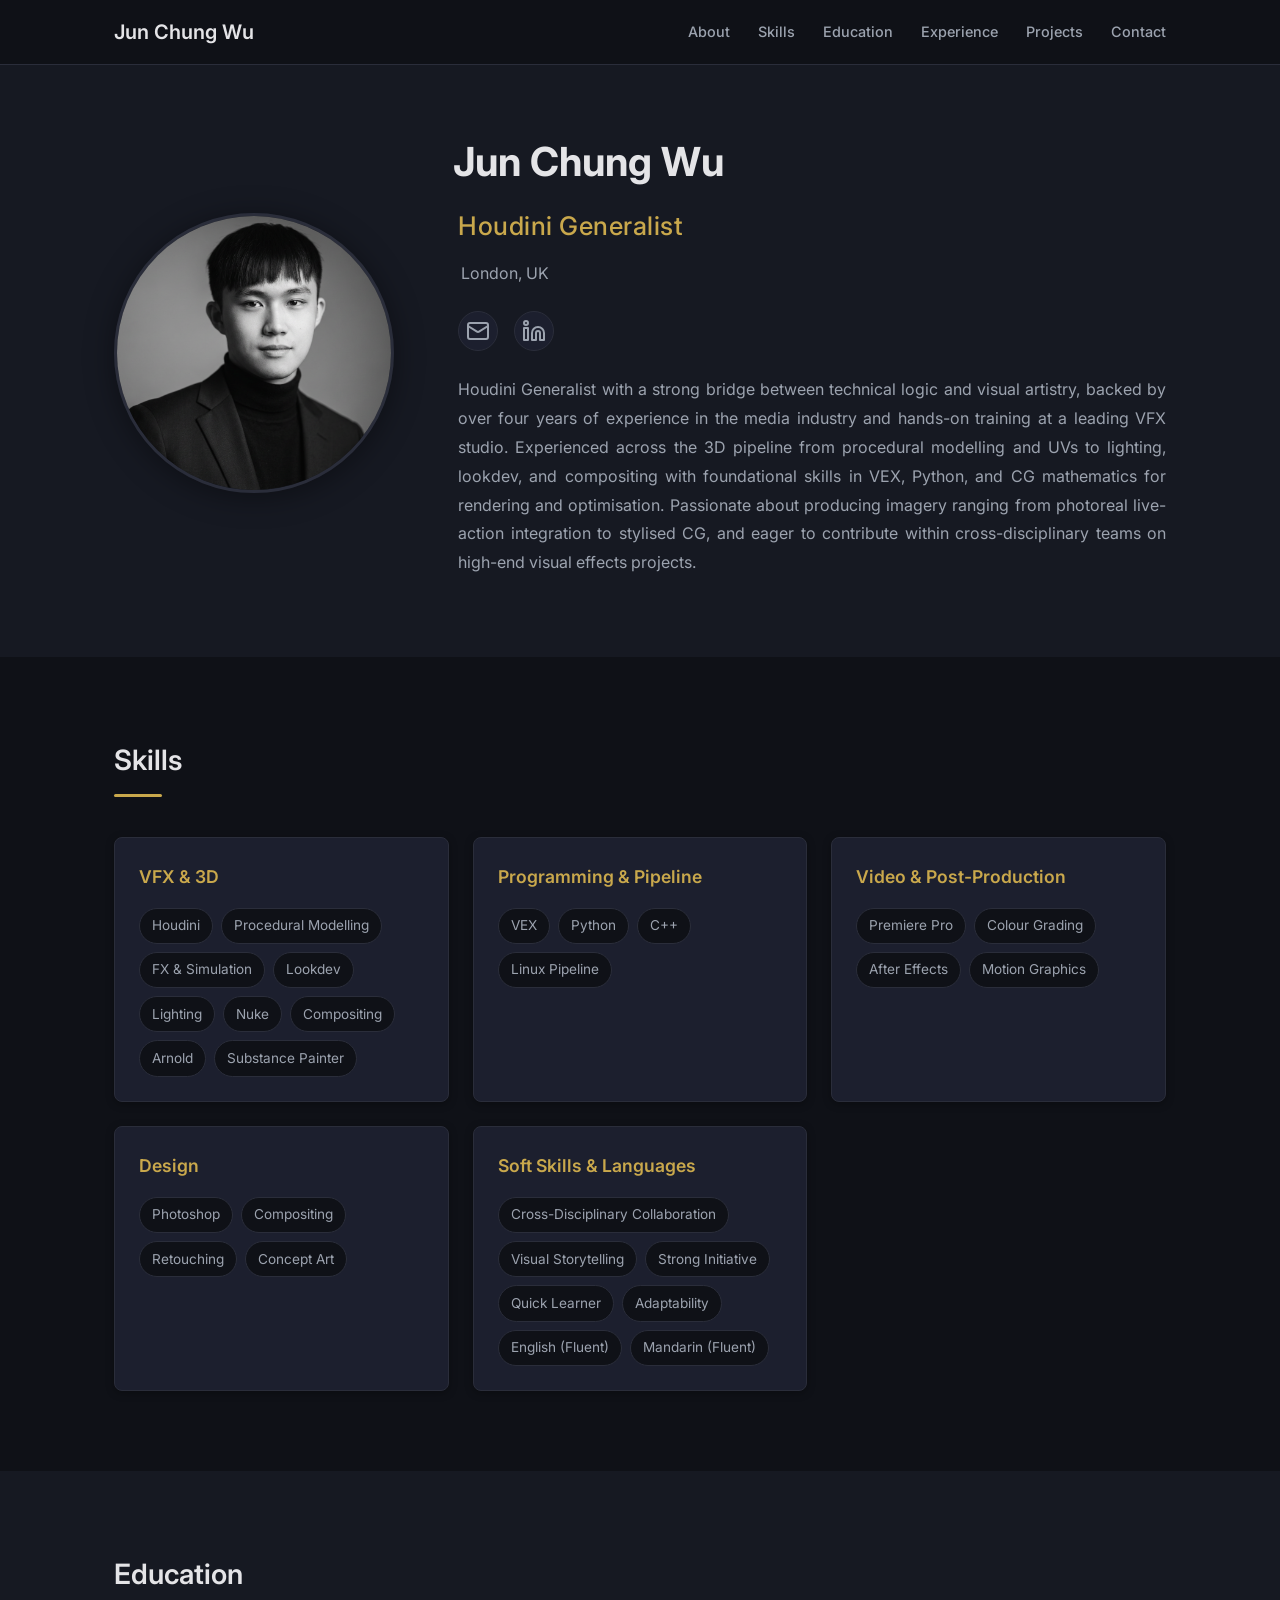
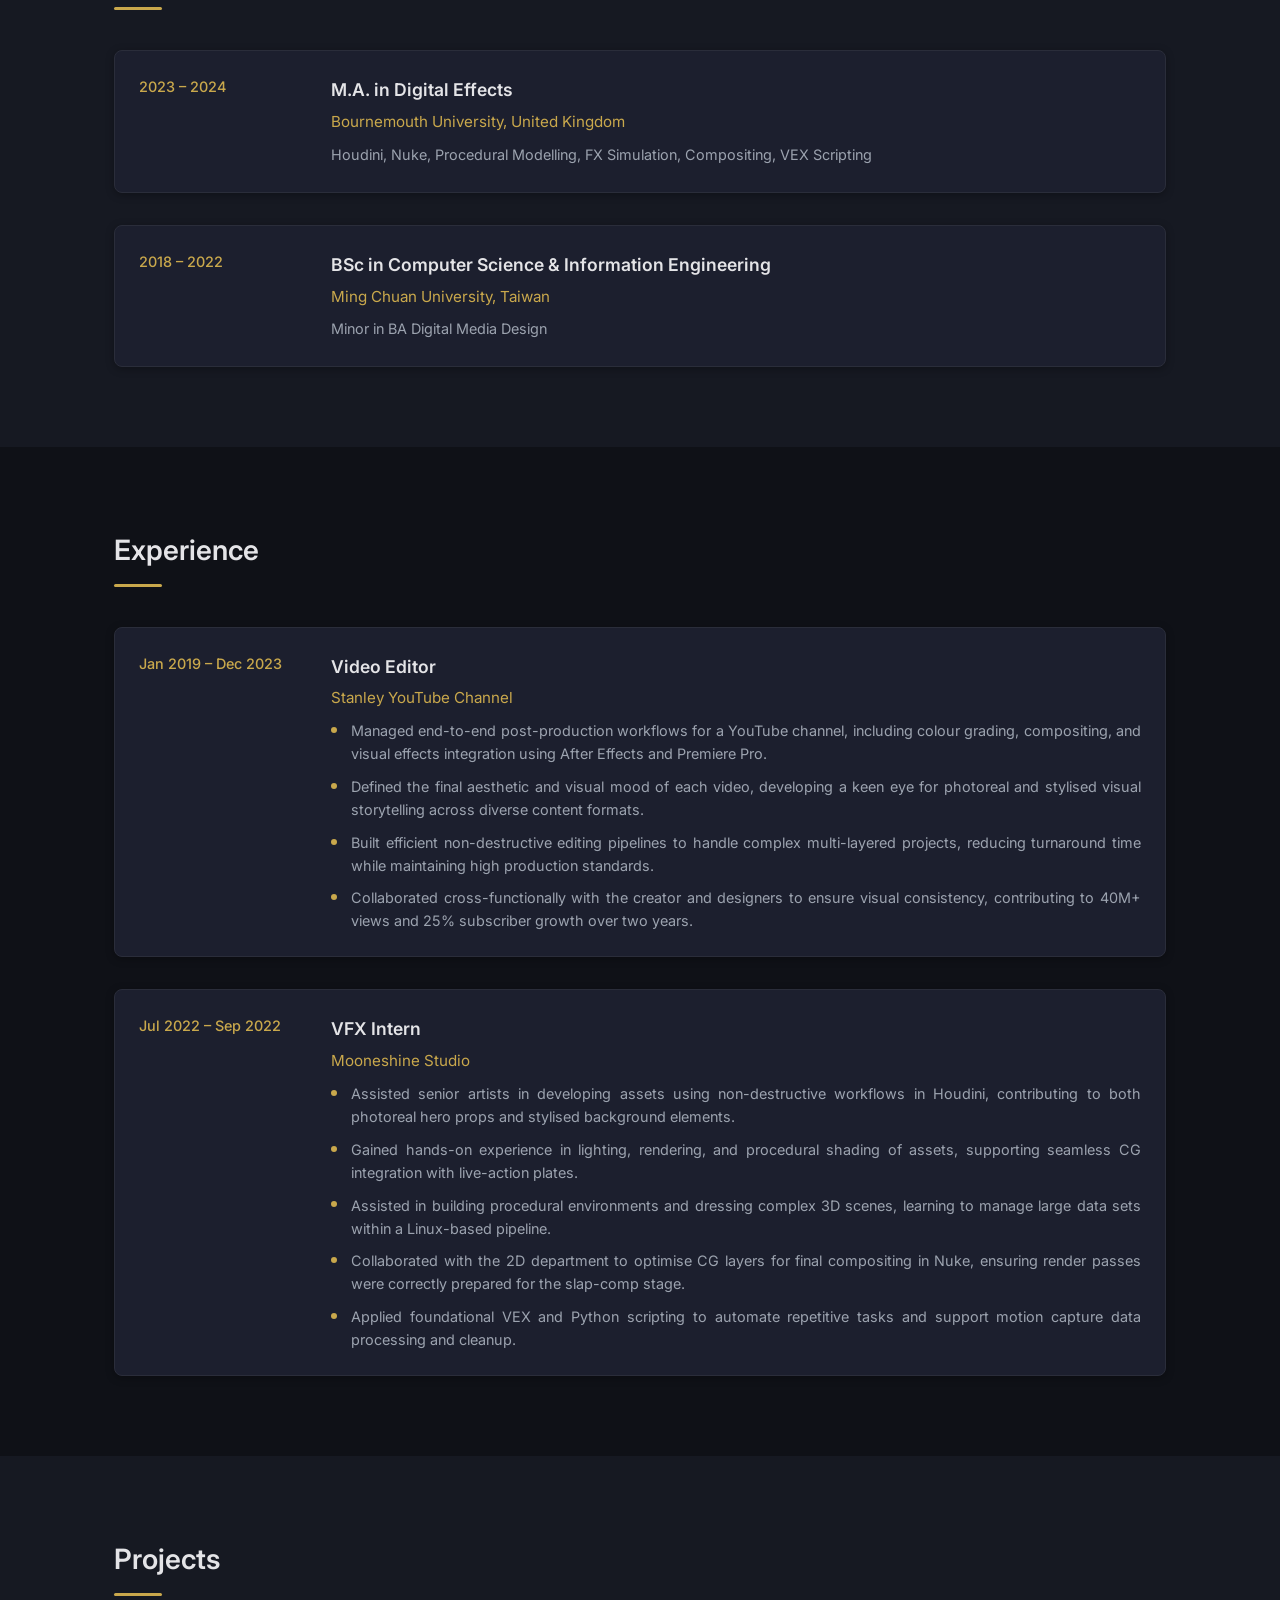
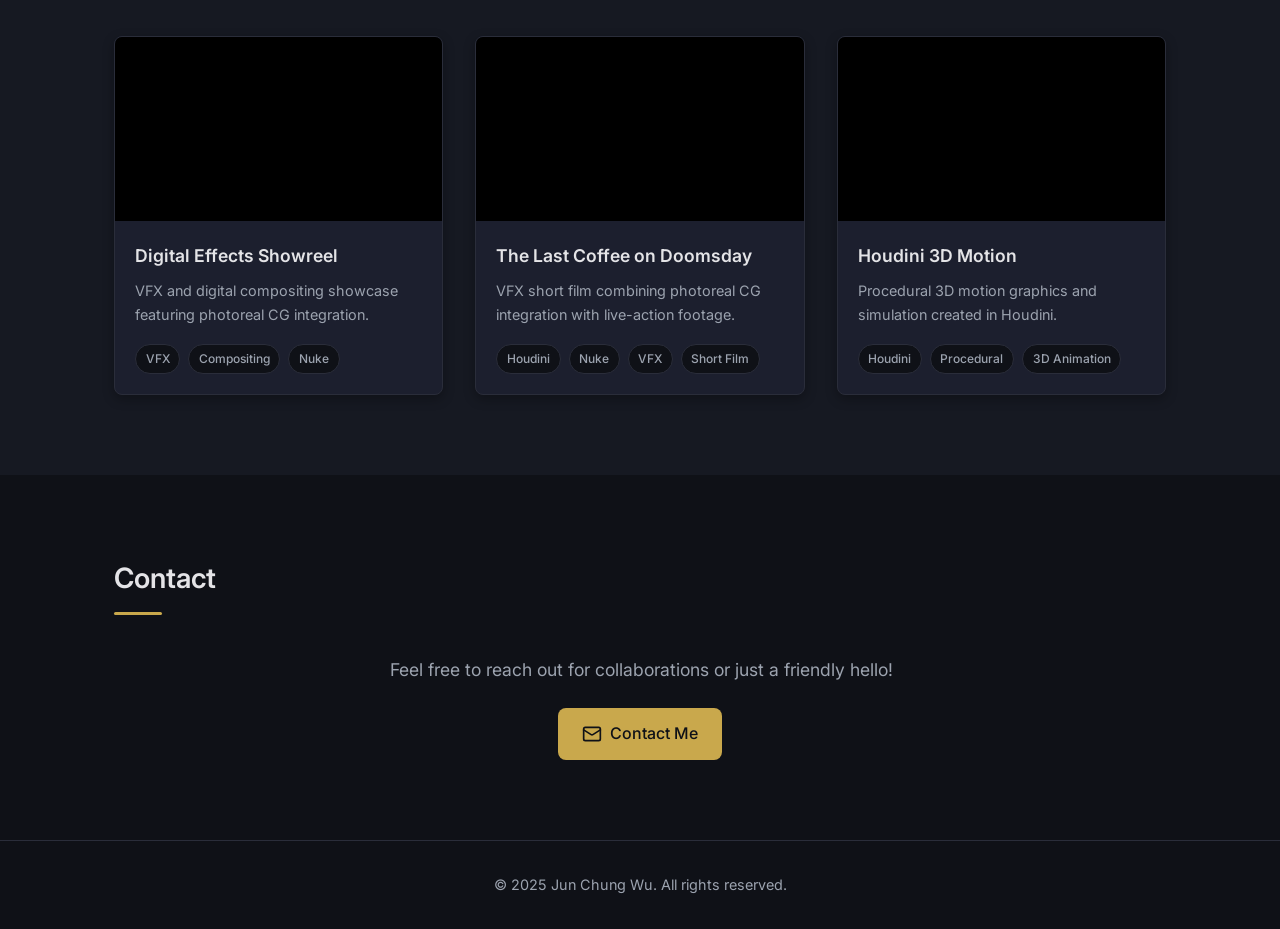
<file: index.html>
<!DOCTYPE html>
<html lang="en">
<head>
    <meta charset="UTF-8">
    <meta name="viewport" content="width=device-width, initial-scale=1.0">
    <title>Jun Chung Wu | Houdini Generalist</title>
    <link rel="stylesheet" href="style.css">
    <link rel="preconnect" href="https://fonts.googleapis.com">
    <link rel="preconnect" href="https://fonts.gstatic.com" crossorigin>
    <link href="https://fonts.googleapis.com/css2?family=Inter:wght@300;400;500;600;700&display=swap" rel="stylesheet">
</head>
<body>
    <!-- Navigation -->
    <nav class="navbar">
        <div class="nav-container">
            <a href="#" class="nav-logo">Jun Chung Wu</a>
            <ul class="nav-menu">
                <li><a href="#about">About</a></li>
                <li><a href="#skills">Skills</a></li>
                <li><a href="#education">Education</a></li>
                <li><a href="#experience">Experience</a></li>
                <li><a href="#projects">Projects</a></li>
                <li><a href="#contact">Contact</a></li>
            </ul>
        </div>
    </nav>

    <main>
        <!-- Hero / About Section -->
        <section id="about" class="hero-section">
            <div class="container">
                <div class="hero-content">
                    <div class="hero-image">
                        <img src="head.png" alt="Jun Chung Wu">
                    </div>
                    <div class="hero-text">
                        <h1>Jun Chung Wu</h1>
                        <p class="subtitle">Houdini Generalist</p>
                        <p class="affiliation">London, UK</p>

                        <div class="social-links">
                            <a href="mailto:kerry.kerrywu0705@gmail.com" title="Email">
                                <svg xmlns="http://www.w3.org/2000/svg" width="24" height="24" viewBox="0 0 24 24" fill="none" stroke="currentColor" stroke-width="2" stroke-linecap="round" stroke-linejoin="round"><rect width="20" height="16" x="2" y="4" rx="2"/><path d="m22 7-8.97 5.7a1.94 1.94 0 0 1-2.06 0L2 7"/></svg>
                            </a>
                            <a href="https://www.linkedin.com/in/jun-chung-wu" target="_blank" title="LinkedIn">
                                <svg xmlns="http://www.w3.org/2000/svg" width="24" height="24" viewBox="0 0 24 24" fill="none" stroke="currentColor" stroke-width="2" stroke-linecap="round" stroke-linejoin="round"><path d="M16 8a6 6 0 0 1 6 6v7h-4v-7a2 2 0 0 0-2-2 2 2 0 0 0-2 2v7h-4v-7a6 6 0 0 1 6-6z"/><rect width="4" height="12" x="2" y="9"/><circle cx="4" cy="4" r="2"/></svg>
                            </a>
                        </div>

                        <p class="bio">
                            Houdini Generalist with a strong bridge between technical logic and visual artistry, backed by over four years of experience in the media industry and hands-on training at a leading VFX studio. Experienced across the 3D pipeline from procedural modelling and UVs to lighting, lookdev, and compositing with foundational skills in VEX, Python, and CG mathematics for rendering and optimisation. Passionate about producing imagery ranging from photoreal live-action integration to stylised CG, and eager to contribute within cross-disciplinary teams on high-end visual effects projects.
                        </p>
                    </div>
                </div>
            </div>
        </section>

        <!-- Skills Section -->
        <section id="skills" class="section">
            <div class="container">
                <h2 class="section-title">Skills</h2>
                <div class="skills-grid">
                    <div class="skill-card">
                        <h3>VFX & 3D</h3>
                        <ul>
                            <li>Houdini</li>
                            <li>Procedural Modelling</li>
                            <li>FX & Simulation</li>
                            <li>Lookdev</li>
                            <li>Lighting</li>
                            <li>Nuke</li>
                            <li>Compositing</li>
                            <li>Arnold</li>
                            <li>Substance Painter</li>
                        </ul>
                    </div>
                    <div class="skill-card">
                        <h3>Programming & Pipeline</h3>
                        <ul>
                            <li>VEX</li>
                            <li>Python</li>
                            <li>C++</li>
                            <li>Linux Pipeline</li>
                        </ul>
                    </div>
                    <div class="skill-card">
                        <h3>Video & Post-Production</h3>
                        <ul>
                            <li>Premiere Pro</li>
                            <li>Colour Grading</li>
                            <li>After Effects</li>
                            <li>Motion Graphics</li>
                        </ul>
                    </div>
                    <div class="skill-card">
                        <h3>Design</h3>
                        <ul>
                            <li>Photoshop</li>
                            <li>Compositing</li>
                            <li>Retouching</li>
                            <li>Concept Art</li>
                        </ul>
                    </div>
                    <div class="skill-card">
                        <h3>Soft Skills & Languages</h3>
                        <ul>
                            <li>Cross-Disciplinary Collaboration</li>
                            <li>Visual Storytelling</li>
                            <li>Strong Initiative</li>
                            <li>Quick Learner</li>
                            <li>Adaptability</li>
                            <li>English (Fluent)</li>
                            <li>Mandarin (Fluent)</li>
                        </ul>
                    </div>
                </div>
            </div>
        </section>

        <!-- Education Section -->
        <section id="education" class="section section-alt">
            <div class="container">
                <h2 class="section-title">Education</h2>
                <div class="experience-list">
                    <div class="experience-item">
                        <div class="experience-date">2023 – 2024</div>
                        <div class="experience-content">
                            <h3>M.A. in Digital Effects</h3>
                            <p class="company">Bournemouth University, United Kingdom</p>
                            <p class="description">Houdini, Nuke, Procedural Modelling, FX Simulation, Compositing, VEX Scripting</p>
                        </div>
                    </div>
                    <div class="experience-item">
                        <div class="experience-date">2018 – 2022</div>
                        <div class="experience-content">
                            <h3>BSc in Computer Science & Information Engineering</h3>
                            <p class="company">Ming Chuan University, Taiwan</p>
                            <p class="description">Minor in BA Digital Media Design</p>
                        </div>
                    </div>
                </div>
            </div>
        </section>

        <!-- Experience Section -->
        <section id="experience" class="section">
            <div class="container">
                <h2 class="section-title">Experience</h2>
                <div class="experience-list">
                    <div class="experience-item">
                        <div class="experience-date">Jan 2019 – Dec 2023</div>
                        <div class="experience-content">
                            <h3>Video Editor</h3>
                            <p class="company">Stanley YouTube Channel</p>
                            <ul class="description-list">
                                <li>Managed end-to-end post-production workflows for a YouTube channel, including colour grading, compositing, and visual effects integration using After Effects and Premiere Pro.</li>
                                <li>Defined the final aesthetic and visual mood of each video, developing a keen eye for photoreal and stylised visual storytelling across diverse content formats.</li>
                                <li>Built efficient non-destructive editing pipelines to handle complex multi-layered projects, reducing turnaround time while maintaining high production standards.</li>
                                <li>Collaborated cross-functionally with the creator and designers to ensure visual consistency, contributing to 40M+ views and 25% subscriber growth over two years.</li>
                            </ul>
                        </div>
                    </div>
                    <div class="experience-item">
                        <div class="experience-date">Jul 2022 – Sep 2022</div>
                        <div class="experience-content">
                            <h3>VFX Intern</h3>
                            <p class="company">Mooneshine Studio</p>
                            <ul class="description-list">
                                <li>Assisted senior artists in developing assets using non-destructive workflows in Houdini, contributing to both photoreal hero props and stylised background elements.</li>
                                <li>Gained hands-on experience in lighting, rendering, and procedural shading of assets, supporting seamless CG integration with live-action plates.</li>
                                <li>Assisted in building procedural environments and dressing complex 3D scenes, learning to manage large data sets within a Linux-based pipeline.</li>
                                <li>Collaborated with the 2D department to optimise CG layers for final compositing in Nuke, ensuring render passes were correctly prepared for the slap-comp stage.</li>
                                <li>Applied foundational VEX and Python scripting to automate repetitive tasks and support motion capture data processing and cleanup.</li>
                            </ul>
                        </div>
                    </div>
                </div>
            </div>
        </section>

        <!-- Projects Section -->
        <section id="projects" class="section section-alt">
            <div class="container">
                <h2 class="section-title">Projects</h2>
                <div class="projects-grid">
                    <div class="project-card">
                        <div class="project-media">
                            <iframe src="https://player.vimeo.com/video/1051398343"
                                    title="Digital Effects Showreel"
                                    allowfullscreen>
                            </iframe>
                        </div>
                        <div class="project-info">
                            <h3>Digital Effects Showreel</h3>
                            <p>VFX and digital compositing showcase featuring photoreal CG integration.</p>
                            <div class="project-tags">
                                <span class="tag">VFX</span>
                                <span class="tag">Compositing</span>
                                <span class="tag">Nuke</span>
                            </div>
                        </div>
                    </div>
                    <div class="project-card">
                        <div class="project-media">
                            <iframe src="https://player.vimeo.com/video/1054253892"
                                    title="The Last Coffee on Doomsday"
                                    allowfullscreen>
                            </iframe>
                        </div>
                        <div class="project-info">
                            <h3>The Last Coffee on Doomsday</h3>
                            <p>VFX short film combining photoreal CG integration with live-action footage.</p>
                            <div class="project-tags">
                                <span class="tag">Houdini</span>
                                <span class="tag">Nuke</span>
                                <span class="tag">VFX</span>
                                <span class="tag">Short Film</span>
                            </div>
                        </div>
                    </div>
                    <div class="project-card">
                        <div class="project-media">
                            <iframe src="https://player.vimeo.com/video/1130467082"
                                    title="Houdini 3D Motion"
                                    allowfullscreen>
                            </iframe>
                        </div>
                        <div class="project-info">
                            <h3>Houdini 3D Motion</h3>
                            <p>Procedural 3D motion graphics and simulation created in Houdini.</p>
                            <div class="project-tags">
                                <span class="tag">Houdini</span>
                                <span class="tag">Procedural</span>
                                <span class="tag">3D Animation</span>
                            </div>
                        </div>
                    </div>
                </div>
            </div>
        </section>

        <!-- Contact Section -->
        <section id="contact" class="section">
            <div class="container">
                <h2 class="section-title">Contact</h2>
                <div class="contact-content">
                    <p>Feel free to reach out for collaborations or just a friendly hello!</p>
                    <div class="contact-info">
                        <a href="mailto:kerry.kerrywu0705@gmail.com" class="contact-link">
                            <svg xmlns="http://www.w3.org/2000/svg" width="20" height="20" viewBox="0 0 24 24" fill="none" stroke="currentColor" stroke-width="2" stroke-linecap="round" stroke-linejoin="round"><rect width="20" height="16" x="2" y="4" rx="2"/><path d="m22 7-8.97 5.7a1.94 1.94 0 0 1-2.06 0L2 7"/></svg>
                            Contact Me
                        </a>
                    </div>
                </div>
            </div>
        </section>
    </main>

    <!-- Footer -->
    <footer class="footer">
        <div class="container">
            <p>&copy; 2025 Jun Chung Wu. All rights reserved.</p>
        </div>
    </footer>
</body>
</html>
</file>
<file: style.css>
/* ===== CSS Reset & Base ===== */
*, *::before, *::after {
    margin: 0;
    padding: 0;
    box-sizing: border-box;
}

:root {
    --color-bg: #0f1117;
    --color-bg-alt: #161922;
    --color-bg-card: #1c1f2e;
    --color-text: #e4e4e7;
    --color-text-light: #9ca3af;
    --color-primary: #c9a84c;
    --color-primary-hover: #d4b85c;
    --color-border: #2a2d3a;
    --color-card-shadow: rgba(0, 0, 0, 0.3);
    --font-family: 'Inter', -apple-system, BlinkMacSystemFont, 'Segoe UI', Roboto, sans-serif;
    --max-width: 1100px;
    --border-radius: 0.5rem;
    --transition: all 0.2s ease;
}

html {
    scroll-behavior: smooth;
}

body {
    font-family: var(--font-family);
    font-size: 16px;
    line-height: 1.7;
    color: var(--color-text);
    background-color: var(--color-bg);
}

a {
    color: var(--color-primary);
    text-decoration: none;
    transition: var(--transition);
}

a:hover {
    color: var(--color-primary-hover);
}

ul {
    list-style: none;
}

img {
    max-width: 100%;
    height: auto;
}

/* ===== Layout ===== */
.container {
    max-width: var(--max-width);
    margin: 0 auto;
    padding: 0 1.5rem;
}

.section {
    padding: 5rem 0;
}

.section-alt {
    background-color: var(--color-bg-alt);
}

.section-title {
    font-size: 1.75rem;
    font-weight: 600;
    margin-bottom: 2.5rem;
    color: var(--color-text);
    position: relative;
    padding-bottom: 0.75rem;
}

.section-title::after {
    content: '';
    position: absolute;
    bottom: 0;
    left: 0;
    width: 3rem;
    height: 3px;
    background-color: var(--color-primary);
    border-radius: 2px;
}

/* ===== Navigation ===== */
.navbar {
    position: fixed;
    top: 0;
    left: 0;
    right: 0;
    background-color: rgba(15, 17, 23, 0.9);
    backdrop-filter: blur(12px);
    border-bottom: 1px solid var(--color-border);
    z-index: 1000;
}

.nav-container {
    max-width: var(--max-width);
    margin: 0 auto;
    padding: 0 1.5rem;
    display: flex;
    justify-content: space-between;
    align-items: center;
    height: 64px;
}

.nav-logo {
    font-size: 1.25rem;
    font-weight: 600;
    color: var(--color-text);
}

.nav-logo:hover {
    color: var(--color-primary);
}

.nav-menu {
    display: flex;
    gap: 1.75rem;
}

.nav-menu a {
    color: var(--color-text-light);
    font-size: 0.9rem;
    font-weight: 500;
    padding: 0.5rem 0;
    position: relative;
}

.nav-menu a:hover {
    color: var(--color-text);
}

.nav-menu a::after {
    content: '';
    position: absolute;
    bottom: 0;
    left: 0;
    width: 0;
    height: 2px;
    background-color: var(--color-primary);
    transition: var(--transition);
}

.nav-menu a:hover::after {
    width: 100%;
}

/* ===== Hero Section ===== */
.hero-section {
    padding: 8rem 0 5rem;
    background-color: var(--color-bg-alt);
}

.hero-content {
    display: flex;
    gap: 4rem;
    align-items: center;
}

.hero-image {
    flex-shrink: 0;
    display: flex;
    align-items: center;
}

.hero-text {
    flex: 1;
    text-align: left;
}

.hero-image img {
    width: 280px;
    height: 280px;
    border-radius: 50%;
    object-fit: cover;
    box-shadow: 0 4px 30px rgba(0, 0, 0, 0.4);
    border: 3px solid var(--color-border);
}

.hero-text h1 {
    font-size: 2.5rem;
    font-weight: 700;
    margin-bottom: 0.5rem;
    margin-left: -5px;
    color: var(--color-text);
}

.hero-text .subtitle {
    font-size: 1.6rem;
    color: var(--color-primary);
    margin-bottom: 0.8rem;
    font-weight: 500;
    letter-spacing: 0.5px;
}

.hero-text .affiliation {
    font-size: 1rem;
    color: var(--color-text-light);
    margin-bottom: 1.5rem;
    margin-left: 3px;
}

.social-links {
    display: flex;
    gap: 1rem;
    margin-bottom: 1.5rem;
}

.social-links a {
    display: flex;
    align-items: center;
    justify-content: center;
    width: 40px;
    height: 40px;
    border-radius: 50%;
    background-color: var(--color-bg-card);
    color: var(--color-text-light);
    border: 1px solid var(--color-border);
    transition: var(--transition);
}

.social-links a:hover {
    background-color: var(--color-primary);
    color: var(--color-bg);
    border-color: var(--color-primary);
}

.hero-text .bio {
    font-size: 1rem;
    line-height: 1.8;
    color: var(--color-text-light);
    text-align: justify;
}

/* ===== Experience & Education Section ===== */
.experience-list {
    display: flex;
    flex-direction: column;
    gap: 2rem;
}

.experience-item {
    display: flex;
    gap: 2rem;
    padding: 1.5rem;
    background-color: var(--color-bg-card);
    border-radius: var(--border-radius);
    box-shadow: 0 2px 8px var(--color-card-shadow);
    border: 1px solid var(--color-border);
}

.experience-date {
    flex-shrink: 0;
    width: 160px;
    font-size: 0.9rem;
    font-weight: 500;
    color: var(--color-primary);
    white-space: nowrap;
}

.experience-content h3 {
    font-size: 1.1rem;
    font-weight: 600;
    margin-bottom: 0.25rem;
    color: var(--color-text);
}

.experience-content .company {
    font-size: 0.95rem;
    color: var(--color-primary);
    margin-bottom: 0.5rem;
}

.experience-content .description {
    font-size: 0.9rem;
    color: var(--color-text-light);
    text-align: justify;
}

.experience-content .description-list {
    list-style: none;
    display: flex;
    flex-direction: column;
    gap: 0.6rem;
    margin-top: 0.5rem;
    padding: 0;
}

.experience-content .description-list li {
    font-size: 0.9rem;
    color: var(--color-text-light);
    text-align: justify;
    padding-left: 1.25rem;
    position: relative;
    line-height: 1.6;
}

.experience-content .description-list li::before {
    content: '';
    position: absolute;
    left: 0;
    top: 0.55em;
    width: 6px;
    height: 6px;
    border-radius: 50%;
    background-color: var(--color-primary);
}

/* ===== Skills Section ===== */
.skills-grid {
    display: grid;
    grid-template-columns: repeat(auto-fit, minmax(280px, 1fr));
    gap: 1.5rem;
}

.skill-card {
    background-color: var(--color-bg-card);
    padding: 1.5rem;
    border-radius: var(--border-radius);
    box-shadow: 0 2px 8px var(--color-card-shadow);
    border: 1px solid var(--color-border);
}

.skill-card h3 {
    font-size: 1.1rem;
    font-weight: 600;
    margin-bottom: 1rem;
    color: var(--color-primary);
}

.skill-card ul {
    display: flex;
    flex-wrap: wrap;
    gap: 0.5rem;
}

.skill-card li {
    background-color: var(--color-bg);
    padding: 0.35rem 0.75rem;
    border-radius: 9999px;
    font-size: 0.85rem;
    color: var(--color-text-light);
    border: 1px solid var(--color-border);
}

/* ===== Projects Section ===== */
.projects-grid {
    display: grid;
    grid-template-columns: repeat(auto-fit, minmax(320px, 1fr));
    gap: 2rem;
}

.project-card {
    background-color: var(--color-bg-card);
    border-radius: var(--border-radius);
    overflow: hidden;
    box-shadow: 0 4px 12px var(--color-card-shadow);
    border: 1px solid var(--color-border);
    transition: var(--transition);
}

.project-card:hover {
    transform: translateY(-4px);
    box-shadow: 0 12px 24px var(--color-card-shadow);
}

.project-media {
    position: relative;
    padding-top: 56.25%; /* 16:9 aspect ratio */
    background-color: #000;
}

.project-media iframe {
    position: absolute;
    top: 0;
    left: 0;
    width: 100%;
    height: 100%;
    border: none;
}

.project-info {
    padding: 1.25rem;
}

.project-info h3 {
    font-size: 1.1rem;
    font-weight: 600;
    margin-bottom: 0.5rem;
    color: var(--color-text);
}

.project-info p {
    font-size: 0.9rem;
    color: var(--color-text-light);
    margin-bottom: 1rem;
}

.project-tags {
    display: flex;
    flex-wrap: wrap;
    gap: 0.5rem;
}

.tag {
    background-color: var(--color-bg);
    padding: 0.25rem 0.6rem;
    border-radius: 9999px;
    font-size: 0.75rem;
    color: var(--color-text-light);
    font-weight: 500;
    border: 1px solid var(--color-border);
}

/* ===== Contact Section ===== */
.contact-content {
    text-align: center;
    max-width: 500px;
    margin: 0 auto;
}

.contact-content > p {
    font-size: 1.1rem;
    color: var(--color-text-light);
    margin-bottom: 1.5rem;
    white-space: nowrap;
}

.contact-link {
    display: inline-flex;
    align-items: center;
    gap: 0.5rem;
    font-size: 1rem;
    font-weight: 500;
    padding: 0.75rem 1.5rem;
    background-color: var(--color-primary);
    color: var(--color-bg);
    border-radius: var(--border-radius);
}

.contact-link:hover {
    background-color: var(--color-primary-hover);
    color: var(--color-bg);
}

/* ===== Footer ===== */
.footer {
    padding: 2rem 0;
    text-align: center;
    border-top: 1px solid var(--color-border);
    background-color: var(--color-bg);
}

.footer p {
    font-size: 0.9rem;
    color: var(--color-text-light);
}

/* ===== Responsive Design ===== */
@media (max-width: 768px) {
    .nav-menu {
        display: none;
    }

    .hero-content {
        flex-direction: column;
        align-items: center;
        text-align: center;
        gap: 2rem;
    }

    .hero-text .bio {
        text-align: left;
    }

    .social-links {
        justify-content: center;
    }

    .section-title::after {
        left: 50%;
        transform: translateX(-50%);
    }

    .experience-item {
        flex-direction: column;
        gap: 0.5rem;
    }

    .experience-date {
        width: auto;
    }

    .projects-grid {
        grid-template-columns: 1fr;
    }
}
</file>
